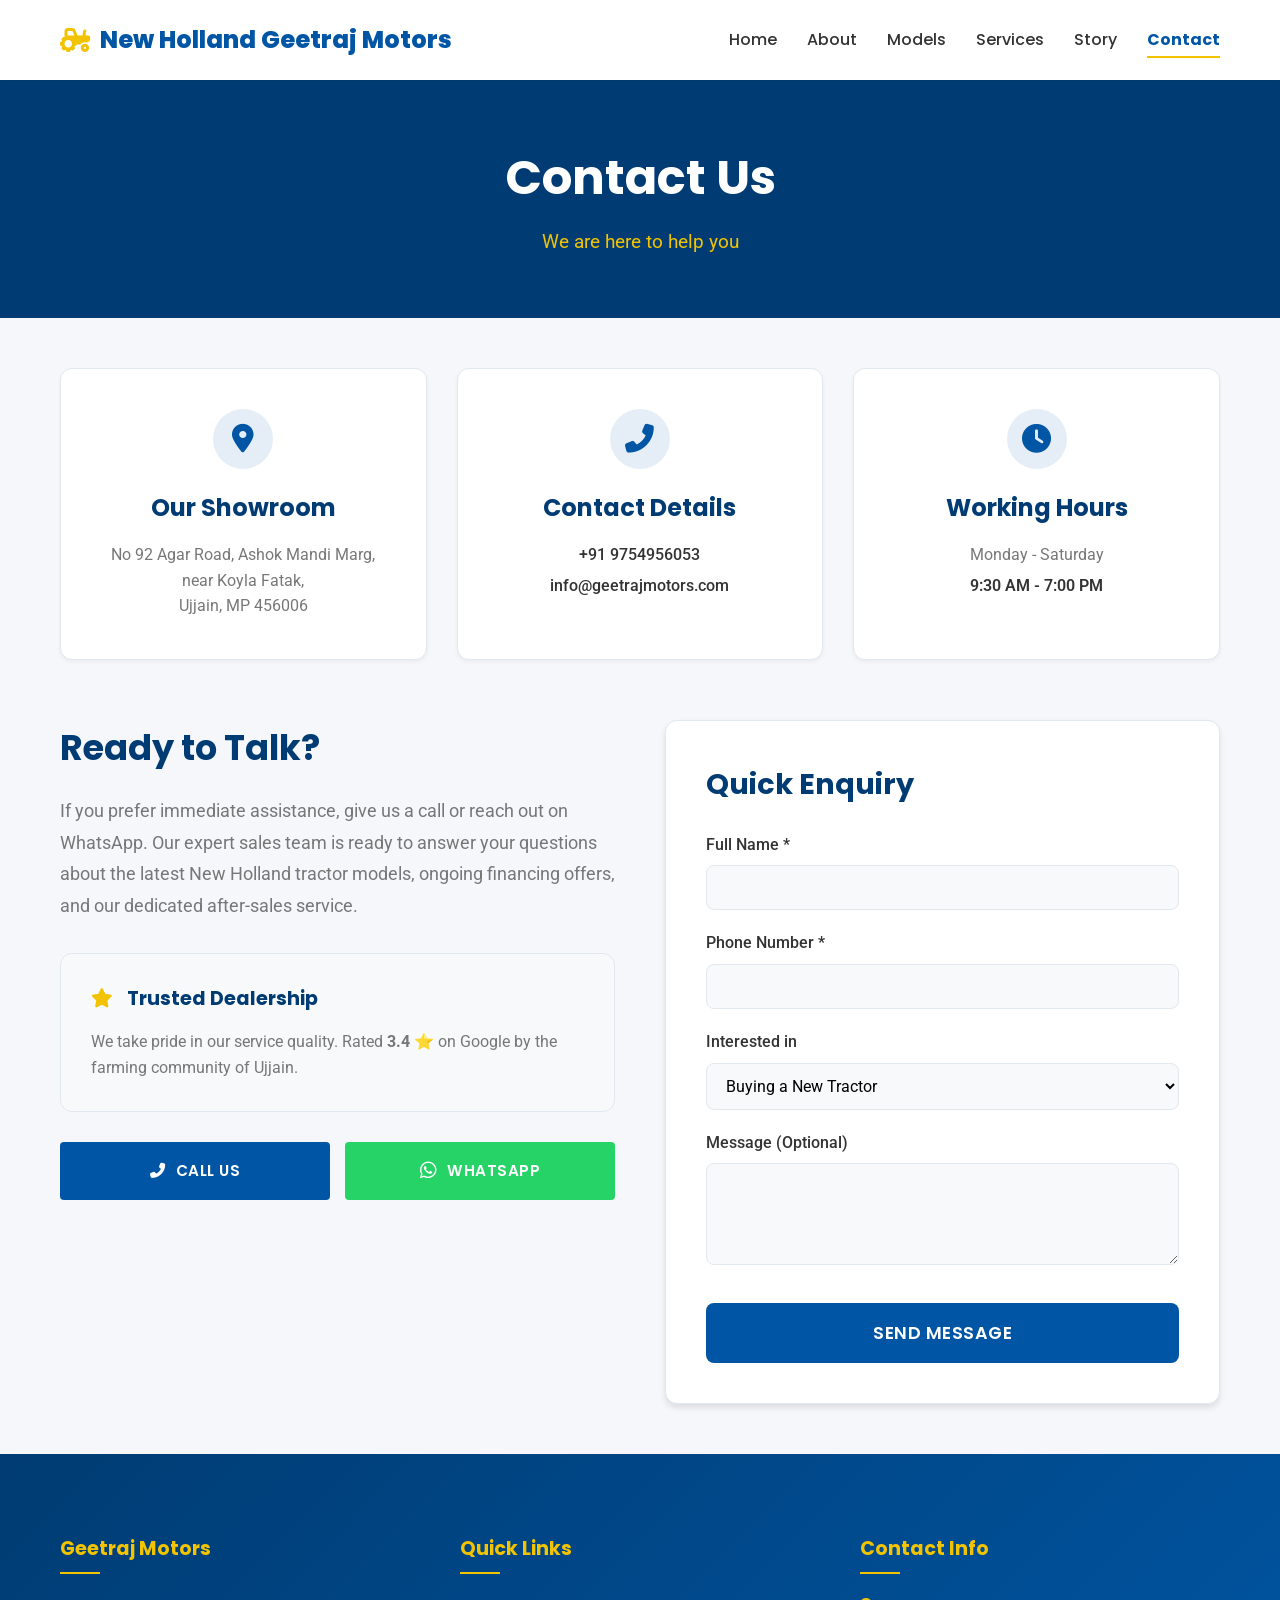
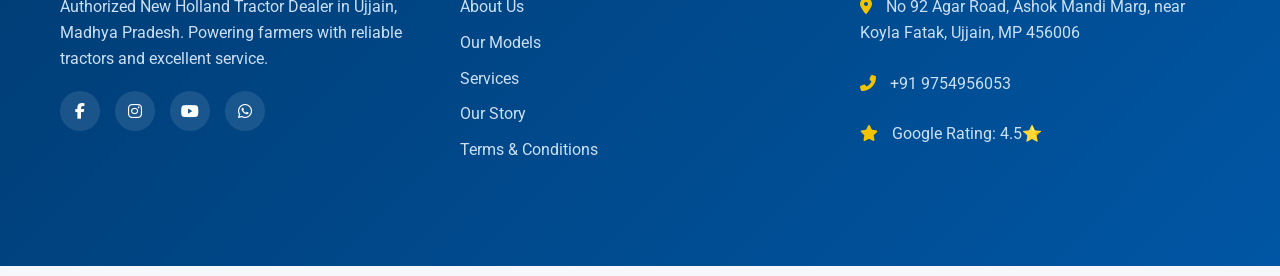
<file: contact.html>
<!DOCTYPE html>
<html lang="en">

<head>
    <meta charset="UTF-8">
    <meta name="viewport" content="width=device-width, initial-scale=1.0">
    <meta name="description"
        content="Contact Geetraj Motors in Ujjain for New Holland Tractors. Find our showroom location, phone number, and contact form.">
    <title>Contact Us | New Holland Tractors Geetraj Motors</title>

    <!-- Fonts -->
    <link rel="preconnect" href="https://fonts.googleapis.com">
    <link rel="preconnect" href="https://fonts.gstatic.com" crossorigin>
    <link
        href="https://fonts.googleapis.com/css2?family=Poppins:wght@400;500;600;700;800&family=Roboto:wght@400;500;700&display=swap"
        rel="stylesheet">

    <!-- Icons -->
    <link rel="stylesheet" href="https://cdnjs.cloudflare.com/ajax/libs/font-awesome/6.4.0/css/all.min.css">

    <!-- CSS -->
    <link rel="stylesheet" href="style.css">
</head>

<body>

    <!-- Dynamic Header -->
    <header id="header-placeholder"></header>

    <main>
        <!-- Page Header -->
        <section class="page-header"
            style="background-color: var(--dark-blue); color: white; padding: 60px 0; text-align: center; margin-bottom: 50px;">
            <div class="container">
                <h1 style="color: white; font-size: 3rem; margin-bottom: 10px;">Contact Us</h1>
                <p style="color: var(--accent-yellow); font-size: 1.2rem;">We are here to help you</p>
            </div>
        </section>

        <!-- Contact Content -->
        <section class="py-100" style="padding-top: 0; padding-bottom: 50px;">
            <div class="container">
                <!-- Info Cards Row -->
                <div class="contact-cards-grid reveal"
                    style="display: grid; grid-template-columns: repeat(auto-fit, minmax(280px, 1fr)); gap: 30px; margin-bottom: 60px;">

                    <!-- Address Card -->
                    <div class="contact-card"
                        style="background: var(--white); padding: 40px 30px; border-radius: 12px; text-align: center; box-shadow: var(--shadow-sm); border: 1px solid var(--border-color); transition: all 0.3s ease;">
                        <div
                            style="width: 60px; height: 60px; background-color: rgba(0, 86, 164, 0.1); color: var(--primary-blue); border-radius: 50%; display: flex; align-items: center; justify-content: center; font-size: 1.8rem; margin: 0 auto 20px;">
                            <i class="fas fa-map-marker-alt"></i>
                        </div>
                        <h3 style="font-size: 1.5rem; color: var(--dark-blue); margin-bottom: 15px;">Our Showroom</h3>
                        <p style="color: var(--text-light); line-height: 1.6; margin-bottom: 0;">No 92 Agar Road, Ashok
                            Mandi Marg,<br>near Koyla Fatak,<br>Ujjain, MP 456006</p>
                    </div>

                    <!-- Contact Card -->
                    <div class="contact-card"
                        style="background: var(--white); padding: 40px 30px; border-radius: 12px; text-align: center; box-shadow: var(--shadow-sm); border: 1px solid var(--border-color); transition: all 0.3s ease;">
                        <div
                            style="width: 60px; height: 60px; background-color: rgba(0, 86, 164, 0.1); color: var(--primary-blue); border-radius: 50%; display: flex; align-items: center; justify-content: center; font-size: 1.8rem; margin: 0 auto 20px;">
                            <i class="fas fa-phone-alt"></i>
                        </div>
                        <h3 style="font-size: 1.5rem; color: var(--dark-blue); margin-bottom: 15px;">Contact Details
                        </h3>
                        <p style="color: var(--text-light); line-height: 1.6; margin-bottom: 5px;">
                            <a href="tel:+919754956053" style="color: var(--text-dark); font-weight: 500;">+91
                                9754956053</a>
                        </p>
                        <p style="color: var(--text-light); line-height: 1.6; margin-bottom: 0;">
                            <a href="mailto:info@geetrajmotors.com"
                                style="color: var(--text-dark); font-weight: 500;">info@geetrajmotors.com</a>
                        </p>
                    </div>

                    <!-- Hours Card -->
                    <div class="contact-card"
                        style="background: var(--white); padding: 40px 30px; border-radius: 12px; text-align: center; box-shadow: var(--shadow-sm); border: 1px solid var(--border-color); transition: all 0.3s ease;">
                        <div
                            style="width: 60px; height: 60px; background-color: rgba(0, 86, 164, 0.1); color: var(--primary-blue); border-radius: 50%; display: flex; align-items: center; justify-content: center; font-size: 1.8rem; margin: 0 auto 20px;">
                            <i class="fas fa-clock"></i>
                        </div>
                        <h3 style="font-size: 1.5rem; color: var(--dark-blue); margin-bottom: 15px;">Working Hours</h3>
                        <p style="color: var(--text-light); line-height: 1.6; margin-bottom: 5px;">Monday - Saturday</p>
                        <p style="color: var(--text-dark); font-weight: 600; margin-bottom: 0;">9:30 AM - 7:00 PM</p>
                    </div>

                </div>

                <!-- Form & Action Row -->
                <div style="display: grid; grid-template-columns: 1fr 1fr; gap: 50px; align-items: start;">

                    <!-- Action Area -->
                    <div class="reveal">
                        <h2 style="font-size: 2.2rem; color: var(--dark-blue); margin-bottom: 20px;">Ready to Talk?</h2>
                        <p style="color: var(--text-light); margin-bottom: 30px; font-size: 1.1rem; line-height: 1.8;">
                            If you prefer immediate assistance, give us a call or reach out on WhatsApp. Our expert
                            sales team is ready to answer your questions about the latest New Holland tractor models,
                            ongoing financing offers, and our dedicated after-sales service.</p>

                        <div
                            style="background: #f8f9fa; border-radius: 12px; padding: 30px; border: 1px solid var(--border-color); margin-bottom: 30px;">
                            <h4 style="font-size: 1.2rem; color: var(--dark-blue); margin-bottom: 15px;"><i
                                    class="fas fa-star" style="color: var(--accent-yellow); margin-right: 10px;"></i>
                                Trusted Dealership</h4>
                            <p style="color: var(--text-light); margin-bottom: 0;">We take pride in our service quality.
                                Rated <strong>3.4 ⭐</strong> on Google by the farming community of Ujjain.</p>
                        </div>

                        <div style="display: flex; gap: 15px; flex-wrap: wrap;">
                            <a href="tel:+919754956053" class="btn btn-primary"
                                style="padding: 15px 30px; flex: 1; text-align: center;"><i class="fas fa-phone-alt"
                                    style="margin-right: 10px;"></i> Call Us</a>
                            <a href="https://wa.me/919754956053" target="_blank" class="btn btn-accent"
                                style="background-color: #25D366; color: white; border-color: #25D366; padding: 15px 30px; flex: 1; text-align: center;"><i
                                    class="fab fa-whatsapp" style="margin-right: 10px; font-size: 1.2rem;"></i>
                                WhatsApp</a>
                        </div>
                    </div>

                    <!-- Contact Form -->
                    <div class="reveal">
                        <div
                            style="background: var(--white); padding: 40px; border-radius: 12px; box-shadow: var(--shadow-md); border: 1px solid var(--border-color);">
                            <h3 style="font-size: 1.8rem; color: var(--dark-blue); margin-bottom: 25px;">Quick Enquiry
                            </h3>

                            <form id="contact-form" action="#" method="POST" onsubmit="return validateForm(event)">
                                <div class="form-group" style="margin-bottom: 20px;">
                                    <label for="name"
                                        style="display: block; margin-bottom: 8px; font-weight: 500; color: var(--text-dark);">Full
                                        Name *</label>
                                    <input type="text" id="name" name="name" required
                                        style="width: 100%; padding: 12px 15px; border: 1px solid var(--border-color); border-radius: 8px; font-family: var(--font-body); font-size: 1rem; background-color: #f8f9fa;">
                                </div>

                                <div class="form-group" style="margin-bottom: 20px;">
                                    <label for="phone"
                                        style="display: block; margin-bottom: 8px; font-weight: 500; color: var(--text-dark);">Phone
                                        Number *</label>
                                    <input type="tel" id="phone" name="phone" required pattern="[0-9]{10}"
                                        title="Please enter a valid 10-digit mobile number"
                                        style="width: 100%; padding: 12px 15px; border: 1px solid var(--border-color); border-radius: 8px; font-family: var(--font-body); font-size: 1rem; background-color: #f8f9fa;">
                                </div>

                                <div class="form-group" style="margin-bottom: 20px;">
                                    <label for="service"
                                        style="display: block; margin-bottom: 8px; font-weight: 500; color: var(--text-dark);">Interested
                                        in</label>
                                    <select id="service" name="service"
                                        style="width: 100%; padding: 12px 15px; border: 1px solid var(--border-color); border-radius: 8px; font-family: var(--font-body); font-size: 1rem; background-color: #f8f9fa;">
                                        <option value="new-tractor">Buying a New Tractor</option>
                                        <option value="servicing">Tractor Servicing</option>
                                        <option value="spare-parts">Spare Parts</option>
                                        <option value="finance">Finance Assistance</option>
                                        <option value="other">Other Inquiry</option>
                                    </select>
                                </div>

                                <div class="form-group" style="margin-bottom: 30px;">
                                    <label for="message"
                                        style="display: block; margin-bottom: 8px; font-weight: 500; color: var(--text-dark);">Message
                                        (Optional)</label>
                                    <textarea id="message" name="message" rows="4"
                                        style="width: 100%; padding: 12px 15px; border: 1px solid var(--border-color); border-radius: 8px; font-family: var(--font-body); font-size: 1rem; resize: vertical; background-color: #f8f9fa;"></textarea>
                                </div>

                                <div id="form-message"
                                    style="display: none; padding: 12px; margin-bottom: 20px; border-radius: 8px; text-align: center; font-weight: 500;">
                                </div>

                                <button type="submit" class="btn btn-primary"
                                    style="width: 100%; padding: 15px; font-size: 1.1rem; border-radius: 8px;">Send
                                    Message</button>
                            </form>
                        </div>
                    </div>
                </div>
            </div>
        </section>

    </main>

    <!-- Dynamic Footer -->
    <div id="footer-placeholder"></div>

    <script src="main.js"></script>
    <script>
        function validateForm(event) {
            event.preventDefault(); // Prevent actual submission for demo purposes

            const name = document.getElementById('name').value;
            const phone = document.getElementById('phone').value;
            const messageBox = document.getElementById('form-message');

            // Basic secure validation
            const phoneRegex = /^[0-9]{10,12}$/;

            if (name.trim() === '') {
                showMessage('Please enter your name.', 'error');
                return false;
            }

            if (!phoneRegex.test(phone.replace(/[^0-9]/g, ''))) {
                showMessage('Please enter a valid phone number.', 'error');
                return false;
            }

            // Success simulation
            showMessage('Thank you! Your inquiry has been securely submitted. We will contact you shortly.', 'success');
            document.getElementById('contact-form').reset();

            return true;
        }

        function showMessage(msg, type) {
            const el = document.getElementById('form-message');
            el.innerText = msg;
            el.style.display = 'block';
            if (type === 'error') {
                el.style.backgroundColor = '#f8d7da';
                el.style.color = '#721c24';
            } else {
                el.style.backgroundColor = '#d4edda';
                el.style.color = '#155724';
            }
        }
    </script>
</body>

</html>
</file>
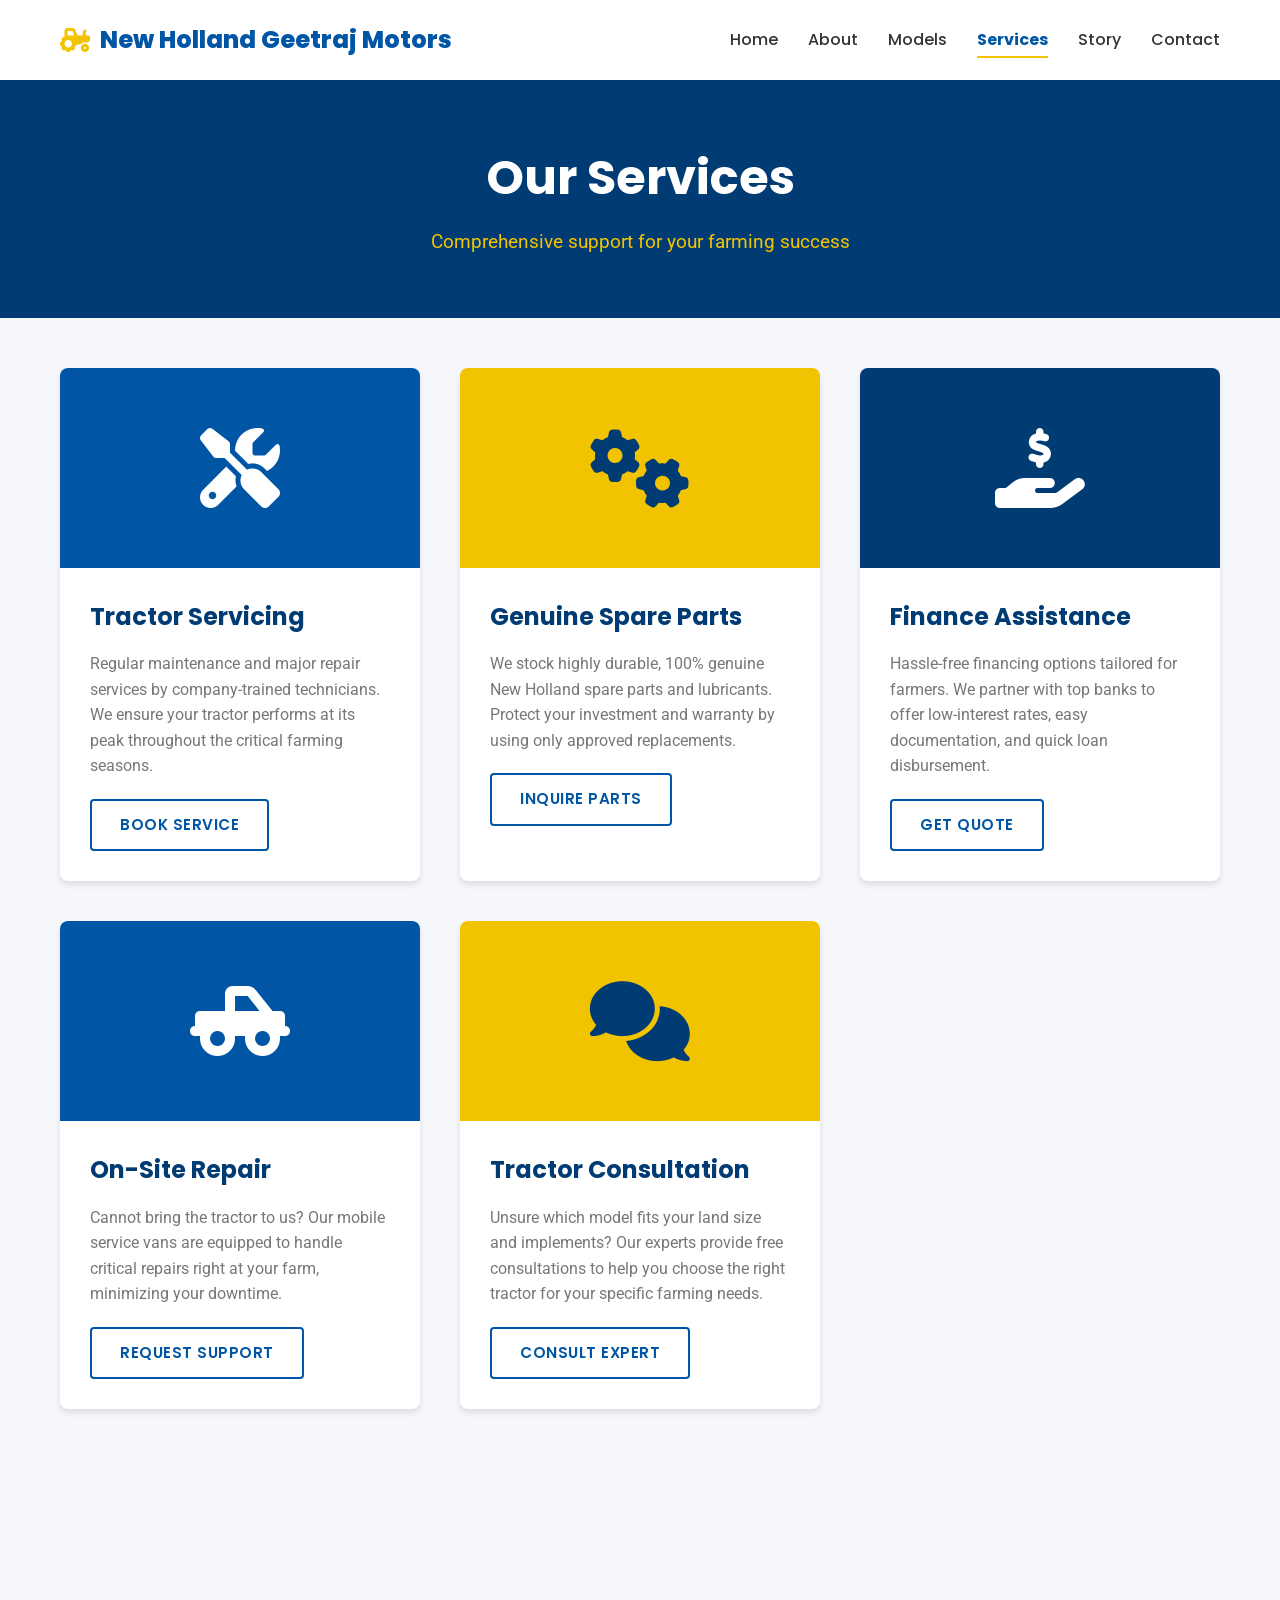
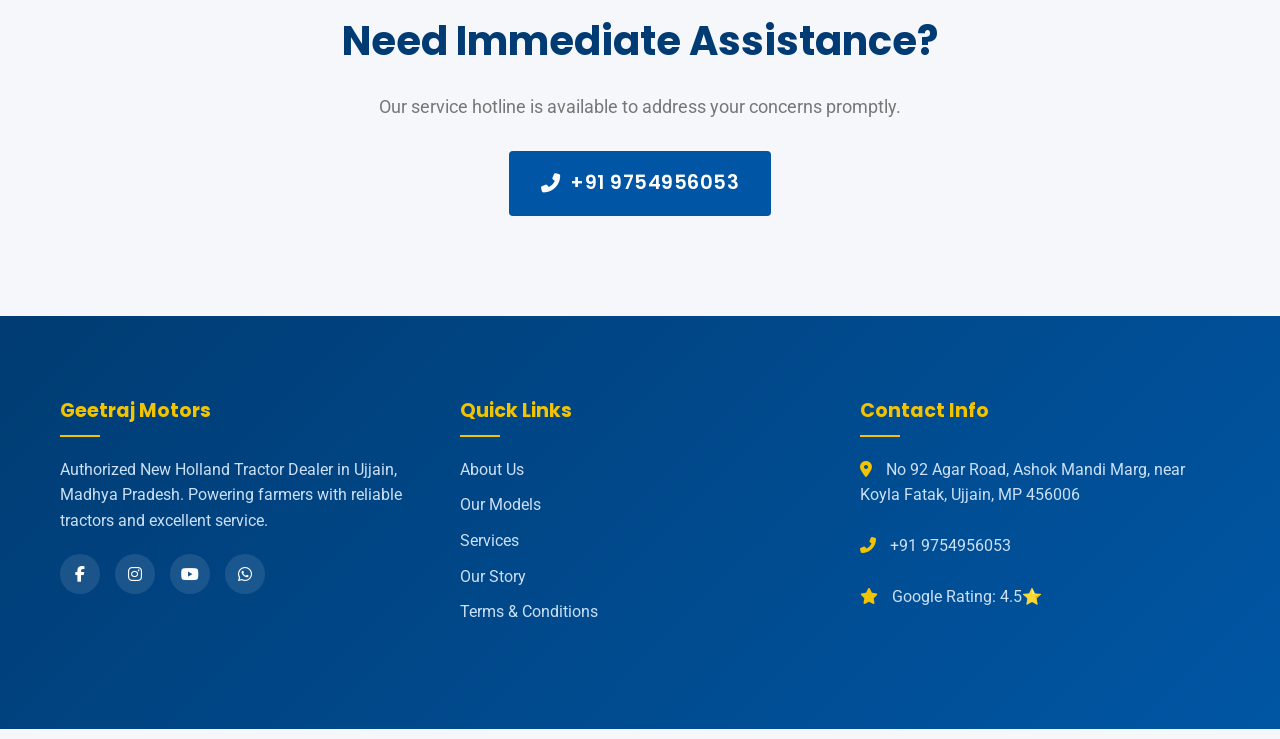
<file: services.html>
<!DOCTYPE html>
<html lang="en">

<head>
    <meta charset="UTF-8">
    <meta name="viewport" content="width=device-width, initial-scale=1.0">
    <meta name="description"
        content="Explore our premium tractor services including maintenance, genuine spare parts, finance assistance, and on-site repair at Geetraj Motors.">
    <title>Our Services | New Holland Tractors Geetraj Motors</title>

    <!-- Fonts -->
    <link rel="preconnect" href="https://fonts.googleapis.com">
    <link rel="preconnect" href="https://fonts.gstatic.com" crossorigin>
    <link
        href="https://fonts.googleapis.com/css2?family=Poppins:wght@400;500;600;700;800&family=Roboto:wght@400;500;700&display=swap"
        rel="stylesheet">

    <!-- Icons -->
    <link rel="stylesheet" href="https://cdnjs.cloudflare.com/ajax/libs/font-awesome/6.4.0/css/all.min.css">

    <!-- CSS -->
    <link rel="stylesheet" href="style.css">
</head>

<body>

    <!-- Dynamic Header -->
    <header id="header-placeholder"></header>

    <main>
        <!-- Page Header -->
        <section class="page-header"
            style="background-color: var(--dark-blue); color: white; padding: 60px 0; text-align: center; margin-bottom: 50px;">
            <div class="container">
                <h1 style="color: white; font-size: 3rem; margin-bottom: 10px;">Our Services</h1>
                <p style="color: var(--accent-yellow); font-size: 1.2rem;">Comprehensive support for your farming
                    success</p>
            </div>
        </section>

        <!-- Services Content -->
        <section class="py-100" style="padding-top: 0;">
            <div class="container">
                <div style="display: grid; grid-template-columns: repeat(auto-fit, minmax(300px, 1fr)); gap: 40px;">

                    <!-- Service 1 -->
                    <div class="service-card reveal"
                        style="background: var(--white); border-radius: 8px; overflow: hidden; box-shadow: var(--shadow-md); transition: var(--transition);">
                        <div
                            style="height: 200px; background-color: var(--primary-blue); display: flex; align-items: center; justify-content: center;">
                            <i class="fas fa-tools" style="font-size: 5rem; color: var(--white);"></i>
                        </div>
                        <div style="padding: 30px;">
                            <h3 style="font-size: 1.5rem; color: var(--dark-blue); margin-bottom: 15px;">Tractor
                                Servicing</h3>
                            <p style="color: var(--text-light); margin-bottom: 20px;">Regular maintenance and major
                                repair services by company-trained technicians. We ensure your tractor performs at its
                                peak throughout the critical farming seasons.</p>
                            <a href="contact.html" class="btn btn-outline">Book Service</a>
                        </div>
                    </div>

                    <!-- Service 2 -->
                    <div class="service-card reveal"
                        style="background: var(--white); border-radius: 8px; overflow: hidden; box-shadow: var(--shadow-md); transition: var(--transition);">
                        <div
                            style="height: 200px; background-color: var(--accent-yellow); display: flex; align-items: center; justify-content: center;">
                            <i class="fas fa-cogs" style="font-size: 5rem; color: var(--dark-blue);"></i>
                        </div>
                        <div style="padding: 30px;">
                            <h3 style="font-size: 1.5rem; color: var(--dark-blue); margin-bottom: 15px;">Genuine Spare
                                Parts</h3>
                            <p style="color: var(--text-light); margin-bottom: 20px;">We stock highly durable, 100%
                                genuine New Holland spare parts and lubricants. Protect your investment and warranty by
                                using only approved replacements.</p>
                            <a href="contact.html" class="btn btn-outline">Inquire Parts</a>
                        </div>
                    </div>

                    <!-- Service 3 -->
                    <div class="service-card reveal"
                        style="background: var(--white); border-radius: 8px; overflow: hidden; box-shadow: var(--shadow-md); transition: var(--transition);">
                        <div
                            style="height: 200px; background-color: var(--dark-blue); display: flex; align-items: center; justify-content: center;">
                            <i class="fas fa-hand-holding-usd" style="font-size: 5rem; color: var(--white);"></i>
                        </div>
                        <div style="padding: 30px;">
                            <h3 style="font-size: 1.5rem; color: var(--dark-blue); margin-bottom: 15px;">Finance
                                Assistance</h3>
                            <p style="color: var(--text-light); margin-bottom: 20px;">Hassle-free financing options
                                tailored for farmers. We partner with top banks to offer low-interest rates, easy
                                documentation, and quick loan disbursement.</p>
                            <a href="contact.html" class="btn btn-outline">Get Quote</a>
                        </div>
                    </div>

                    <!-- Service 4 -->
                    <div class="service-card reveal"
                        style="background: var(--white); border-radius: 8px; overflow: hidden; box-shadow: var(--shadow-md); transition: var(--transition);">
                        <div
                            style="height: 200px; background-color: var(--primary-blue); display: flex; align-items: center; justify-content: center;">
                            <i class="fas fa-truck-pickup" style="font-size: 5rem; color: var(--white);"></i>
                        </div>
                        <div style="padding: 30px;">
                            <h3 style="font-size: 1.5rem; color: var(--dark-blue); margin-bottom: 15px;">On-Site Repair
                            </h3>
                            <p style="color: var(--text-light); margin-bottom: 20px;">Cannot bring the tractor to us?
                                Our mobile service vans are equipped to handle critical repairs right at your farm,
                                minimizing your downtime.</p>
                            <a href="contact.html" class="btn btn-outline">Request Support</a>
                        </div>
                    </div>

                    <!-- Service 5 -->
                    <div class="service-card reveal"
                        style="background: var(--white); border-radius: 8px; overflow: hidden; box-shadow: var(--shadow-md); transition: var(--transition);">
                        <div
                            style="height: 200px; background-color: var(--accent-yellow); display: flex; align-items: center; justify-content: center;">
                            <i class="fas fa-comments" style="font-size: 5rem; color: var(--dark-blue);"></i>
                        </div>
                        <div style="padding: 30px;">
                            <h3 style="font-size: 1.5rem; color: var(--dark-blue); margin-bottom: 15px;">Tractor
                                Consultation</h3>
                            <p style="color: var(--text-light); margin-bottom: 20px;">Unsure which model fits your land
                                size and implements? Our experts provide free consultations to help you choose the right
                                tractor for your specific farming needs.</p>
                            <a href="contact.html" class="btn btn-outline">Consult Expert</a>
                        </div>
                    </div>

                </div>
            </div>
        </section>

        <!-- CTA -->
        <section class="py-100 reveal" style="background-color: var(--bg-color); text-align: center;">
            <div class="container">
                <h2 style="font-size: 2.5rem; color: var(--dark-blue); margin-bottom: 20px;">Need Immediate Assistance?
                </h2>
                <p style="font-size: 1.1rem; color: var(--text-light); margin-bottom: 30px;">Our service hotline is
                    available to address your concerns promptly.</p>
                <div style="display: flex; gap: 20px; justify-content: center;">
                    <a href="tel:+919754956053" class="btn btn-primary"
                        style="font-size: 1.2rem; padding: 15px 30px;"><i class="fas fa-phone-alt"
                            style="margin-right: 10px;"></i> +91 9754956053</a>
                </div>
            </div>
        </section>

    </main>

    <!-- Dynamic Footer -->
    <div id="footer-placeholder"></div>

    <script src="main.js"></script>
    <style>
        .service-card:hover {
            transform: translateY(-10px);
            box-shadow: var(--shadow-hover);
        }
    </style>
</body>

</html>
</file>
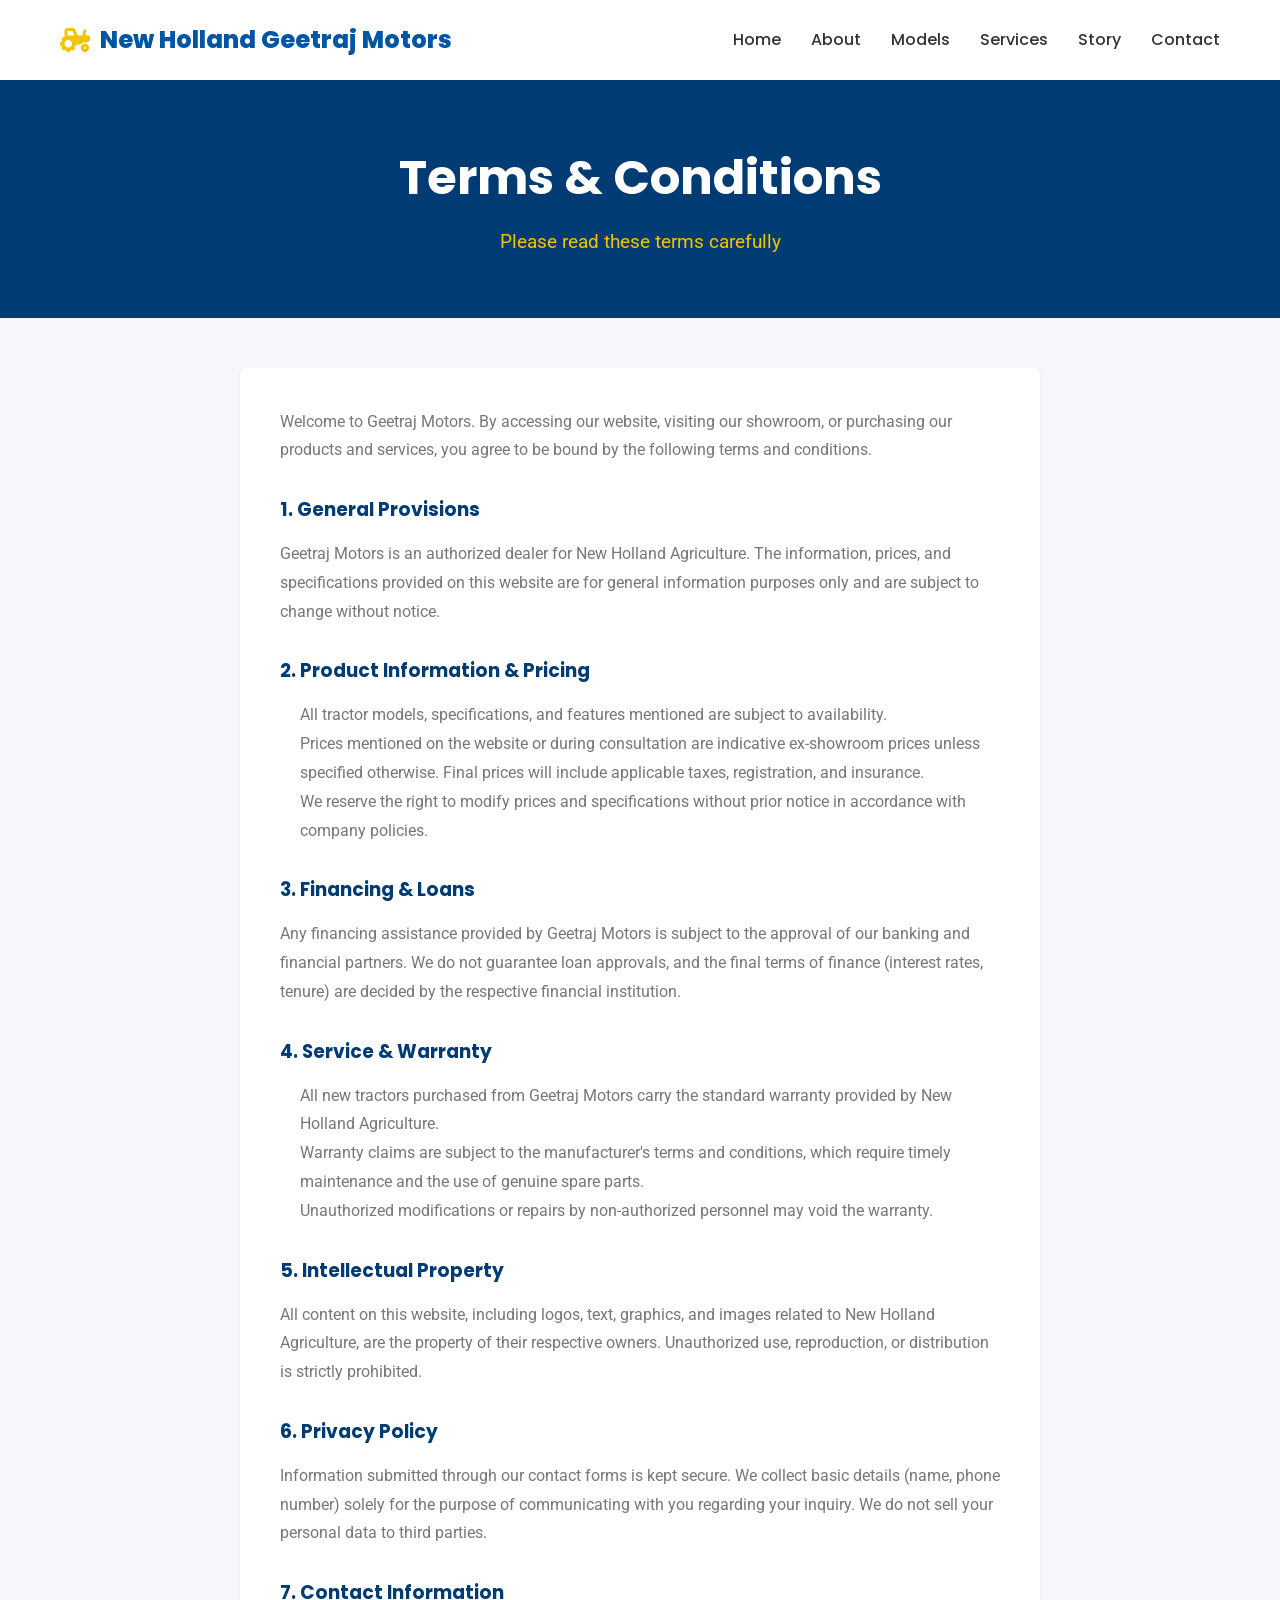
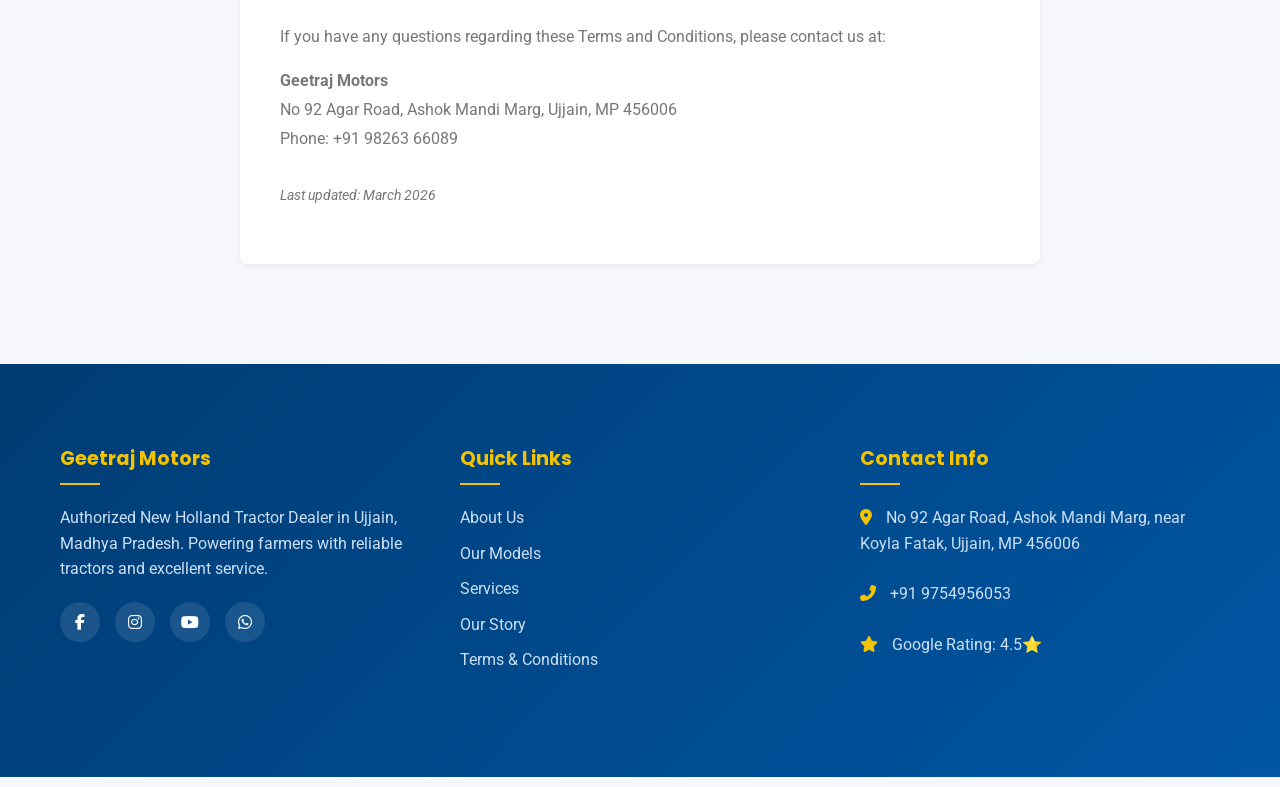
<file: terms.html>
<!DOCTYPE html>
<html lang="en">
<head>
    <meta charset="UTF-8">
    <meta name="viewport" content="width=device-width, initial-scale=1.0">
    <meta name="description" content="Terms and Conditions of Geetraj Motors, authorized New Holland Tractor dealership in Ujjain.">
    <title>Terms & Conditions | Geetraj Motors</title>
    
    <!-- Fonts -->
    <link rel="preconnect" href="https://fonts.googleapis.com">
    <link rel="preconnect" href="https://fonts.gstatic.com" crossorigin>
    <link href="https://fonts.googleapis.com/css2?family=Poppins:wght@400;500;600;700;800&family=Roboto:wght@400;500;700&display=swap" rel="stylesheet">
    
    <!-- Icons -->
    <link rel="stylesheet" href="https://cdnjs.cloudflare.com/ajax/libs/font-awesome/6.4.0/css/all.min.css">
    
    <!-- CSS -->
    <link rel="stylesheet" href="style.css">
    <style>
        .terms-content h3 {
            margin-top: 30px;
            margin-bottom: 15px;
            color: var(--dark-blue);
        }
        .terms-content p, .terms-content ul {
            margin-bottom: 15px;
            color: var(--text-light);
            line-height: 1.8;
        }
        .terms-content ul {
            padding-left: 20px;
        }
    </style>
</head>
<body>
    
    <!-- Dynamic Header -->
    <header id="header-placeholder"></header>

    <main>
        <!-- Page Header -->
        <section class="page-header" style="background-color: var(--dark-blue); color: white; padding: 60px 0; text-align: center; margin-bottom: 50px;">
            <div class="container">
                <h1 style="color: white; font-size: 3rem; margin-bottom: 10px;">Terms & Conditions</h1>
                <p style="color: var(--accent-yellow); font-size: 1.2rem;">Please read these terms carefully</p>
            </div>
        </section>

        <!-- Terms Content -->
        <section class="py-100" style="padding-top: 0;">
            <div class="container terms-content" style="max-width: 800px; margin: 0 auto; background: var(--white); padding: 40px; border-radius: 8px; box-shadow: var(--shadow-sm);">
                
                <p>Welcome to Geetraj Motors. By accessing our website, visiting our showroom, or purchasing our products and services, you agree to be bound by the following terms and conditions.</p>

                <h3>1. General Provisions</h3>
                <p>Geetraj Motors is an authorized dealer for New Holland Agriculture. The information, prices, and specifications provided on this website are for general information purposes only and are subject to change without notice.</p>

                <h3>2. Product Information & Pricing</h3>
                <ul>
                    <li>All tractor models, specifications, and features mentioned are subject to availability.</li>
                    <li>Prices mentioned on the website or during consultation are indicative ex-showroom prices unless specified otherwise. Final prices will include applicable taxes, registration, and insurance.</li>
                    <li>We reserve the right to modify prices and specifications without prior notice in accordance with company policies.</li>
                </ul>

                <h3>3. Financing & Loans</h3>
                <p>Any financing assistance provided by Geetraj Motors is subject to the approval of our banking and financial partners. We do not guarantee loan approvals, and the final terms of finance (interest rates, tenure) are decided by the respective financial institution.</p>

                <h3>4. Service & Warranty</h3>
                <ul>
                    <li>All new tractors purchased from Geetraj Motors carry the standard warranty provided by New Holland Agriculture.</li>
                    <li>Warranty claims are subject to the manufacturer's terms and conditions, which require timely maintenance and the use of genuine spare parts.</li>
                    <li>Unauthorized modifications or repairs by non-authorized personnel may void the warranty.</li>
                </ul>

                <h3>5. Intellectual Property</h3>
                <p>All content on this website, including logos, text, graphics, and images related to New Holland Agriculture, are the property of their respective owners. Unauthorized use, reproduction, or distribution is strictly prohibited.</p>

                <h3>6. Privacy Policy</h3>
                <p>Information submitted through our contact forms is kept secure. We collect basic details (name, phone number) solely for the purpose of communicating with you regarding your inquiry. We do not sell your personal data to third parties.</p>

                <h3>7. Contact Information</h3>
                <p>If you have any questions regarding these Terms and Conditions, please contact us at:</p>
                <p><strong>Geetraj Motors</strong><br>
                No 92 Agar Road, Ashok Mandi Marg, Ujjain, MP 456006<br>
                Phone: +91 98263 66089</p>
                
                <p style="font-size: 0.9rem; margin-top: 30px; font-style: italic;">Last updated: March 2026</p>
            </div>
        </section>

    </main>

    <!-- Dynamic Footer -->
    <div id="footer-placeholder"></div>

    <script src="main.js"></script>
</body>
</html>
</file>
<file: style.css>
:root {
  /* Colors */
  --primary-blue: #0056A4;
  --dark-blue: #003C73;
  --accent-yellow: #F2C300;
  --bg-color: #F5F7FA;
  --white: #FFFFFF;
  --text-dark: #333333;
  --text-light: #777777;
  --border-color: #E2E8F0;
  
  /* Fonts */
  --font-heading: 'Poppins', sans-serif;
  --font-body: 'Roboto', sans-serif;
  
  /* Layout */
  --max-width: 1200px;
  --navbar-height: 80px;

  /* Shadows */
  --shadow-sm: 0 2px 4px rgba(0,0,0,0.05);
  --shadow-md: 0 4px 6px rgba(0,0,0,0.1);
  --shadow-lg: 0 10px 15px rgba(0,0,0,0.1);
  --shadow-hover: 0 20px 25px rgba(0,0,0,0.15);
  
  /* Transitions */
  --transition: all 0.3s ease;
}

* {
  margin: 0;
  padding: 0;
  box-sizing: border-box;
}

body {
  font-family: var(--font-body);
  background-color: var(--bg-color);
  color: var(--text-dark);
  line-height: 1.6;
  overflow-x: hidden;
}

h1, h2, h3, h4, h5, h6 {
  font-family: var(--font-heading);
  font-weight: 700;
  color: var(--dark-blue);
}

a {
  text-decoration: none;
  color: inherit;
  transition: var(--transition);
}

ul {
  list-style: none;
}

.container {
  max-width: var(--max-width);
  margin: 0 auto;
  padding: 0 20px;
}

/* Typography Utility */
.section-title {
  text-align: center;
  font-size: 2.5rem;
  margin-bottom: 1rem;
  color: var(--dark-blue);
  position: relative;
  padding-bottom: 15px;
}

.section-title::after {
  content: '';
  position: absolute;
  bottom: 0;
  left: 50%;
  transform: translateX(-50%);
  width: 80px;
  height: 4px;
  background-color: var(--accent-yellow);
  border-radius: 2px;
}

.section-subtitle {
  text-align: center;
  color: var(--text-light);
  max-width: 700px;
  margin: 0 auto 3rem;
  font-size: 1.1rem;
}

/* Buttons */
.btn {
  display: inline-flex;
  align-items: center;
  justify-content: center;
  padding: 12px 28px;
  font-family: var(--font-heading);
  font-weight: 600;
  border-radius: 4px;
  cursor: pointer;
  transition: var(--transition);
  border: 2px solid transparent;
  text-transform: uppercase;
  letter-spacing: 0.5px;
  font-size: 0.95rem;
}

.btn-primary {
  background-color: var(--primary-blue);
  color: var(--white);
}

.btn-primary:hover {
  background-color: var(--dark-blue);
  box-shadow: var(--shadow-md);
  transform: translateY(-2px);
}

.btn-accent {
  background-color: var(--accent-yellow);
  color: var(--dark-blue);
}

.btn-accent:hover {
  background-color: #dcb100;
  box-shadow: var(--shadow-md);
  transform: translateY(-2px);
}

.btn-outline {
  background-color: transparent;
  border-color: var(--primary-blue);
  color: var(--primary-blue);
}

.btn-outline:hover {
  background-color: var(--primary-blue);
  color: var(--white);
}

/* Navbar */
.navbar {
  background-color: var(--white);
  box-shadow: var(--shadow-sm);
  position: fixed;
  top: 0;
  left: 0;
  width: 100%;
  height: var(--navbar-height);
  z-index: 1000;
  transition: var(--transition);
}

.navbar .container {
  display: flex;
  justify-content: space-between;
  align-items: center;
  height: 100%;
}

.navbar-brand {
  display: flex;
  align-items: center;
  font-family: var(--font-heading);
  font-weight: 800;
  font-size: 1.5rem;
  color: var(--primary-blue);
  gap: 10px;
}

.navbar-brand img {
  height: 40px;
}

.nav-links {
  display: flex;
  gap: 30px;
}

.nav-links a {
  font-family: var(--font-heading);
  font-weight: 500;
  font-size: 1rem;
  color: var(--text-dark);
  position: relative;
}

.nav-links a::after {
  content: '';
  position: absolute;
  bottom: -5px;
  left: 0;
  width: 0%;
  height: 2px;
  background-color: var(--accent-yellow);
  transition: var(--transition);
}

.nav-links a:hover {
  color: var(--primary-blue);
}

.nav-links a:hover::after {
  width: 100%;
}

.menu-toggle {
  display: none;
  font-size: 1.5rem;
  color: var(--primary-blue);
  cursor: pointer;
}

/* Mobile Nav */
@media (max-width: 991px) {
  .nav-links {
    position: fixed;
    top: var(--navbar-height);
    left: -100%;
    width: 100%;
    height: calc(100vh - var(--navbar-height));
    background-color: var(--white);
    flex-direction: column;
    align-items: center;
    padding-top: 50px;
    transition: var(--transition);
    box-shadow: var(--shadow-md);
  }

  .nav-links.active {
    left: 0;
  }

  .menu-toggle {
    display: block;
  }
}

/* Footer */
.footer {
  background: linear-gradient(135deg, var(--dark-blue) 0%, var(--primary-blue) 100%);
  color: var(--white);
  padding: 80px 0 20px;
  margin-top: 0; /* Changed from 60px to 0 for contact page fix */
}

.footer-grid {
  display: grid;
  grid-template-columns: repeat(auto-fit, minmax(250px, 1fr));
  gap: 40px;
  margin-bottom: 40px;
}

.footer-col h4 {
  color: var(--accent-yellow);
  font-size: 1.2rem;
  margin-bottom: 20px;
  position: relative;
  padding-bottom: 10px;
}

.footer-col h4::after {
  content: '';
  position: absolute;
  bottom: 0;
  left: 0;
  width: 40px;
  height: 2px;
  background-color: var(--accent-yellow);
}

.footer-col p {
  color: #cce0f5;
  margin-bottom: 15px;
}

.footer-links {
  display: flex;
  flex-direction: column;
  gap: 10px;
}

.footer-links a {
  color: #cce0f5;
  transition: all 0.3s ease;
  display: inline-block;
}

.footer-links a:hover {
  color: var(--accent-yellow);
  padding-left: 8px;
  transform: translateX(5px);
}

.social-icons {
  display: flex;
  gap: 15px;
  margin-top: 20px;
}

.social-icons a {
  display: flex;
  align-items: center;
  justify-content: center;
  width: 40px;
  height: 40px;
  background-color: rgba(255,255,255,0.1);
  border-radius: 50%;
  color: var(--white);
}

.social-icons a:hover {
  background-color: var(--accent-yellow);
  color: var(--dark-blue);
  transform: translateY(-3px);
}

.footer-bottom {
  text-align: center;
  padding-top: 20px;
  border-top: 1px solid rgba(255,255,255,0.1);
  color: #cce0f5;
  font-size: 0.9rem;
}

/* Spacing utility */
main {
  margin-top: var(--navbar-height);
  min-height: calc(100vh - var(--navbar-height) - 400px);
}

.py-100 {
  padding-top: 100px;
  padding-bottom: 100px;
}

.bg-light {
  background-color: var(--white);
}

/* Animations */
.reveal {
  opacity: 0;
  transform: translateY(30px);
  transition: all 0.8s cubic-bezier(0.5, 0, 0, 1);
}

.reveal.active {
  opacity: 1;
  transform: translateY(0);
}

@keyframes slideInLeft {
  0% { opacity: 0; transform: translateX(-50px); }
  100% { opacity: 1; transform: translateX(0); }
}

@keyframes fadeIn {
  0% { opacity: 0; }
  100% { opacity: 1; }
}

.active .animate-slide-in {
  animation: slideInLeft 1s ease forwards;
}

.active .animate-fade-in {
  opacity: 0;
  animation: fadeIn 1.2s ease forwards 0.4s;
}

.active .animate-fade-in-delay {
  opacity: 0;
  animation: fadeIn 1s ease forwards 0.8s;
}

/* Hero Section Base */
.hero {
  position: relative;
  height: calc(100vh - var(--navbar-height));
  display: flex;
  align-items: center;
  background-color: var(--dark-blue);
  overflow: hidden;
}

.hero-overlay {
  position: absolute;
  top: 0;
  left: 0;
  width: 100%;
  height: 100%;
  background: linear-gradient(to right, rgba(0, 60, 115, 0.9) 0%, rgba(0, 86, 164, 0.5) 100%);
  z-index: 1;
}

.hero-bg {
  position: absolute;
  top: 0;
  left: 0;
  width: 100%;
  height: 100%;
  object-fit: cover;
  z-index: 0;
}

.hero-content {
  position: relative;
  z-index: 2;
  color: var(--white);
  max-width: 600px;
}

.hero-content h1 {
  font-size: 3.5rem;
  color: var(--white);
  margin-bottom: 20px;
  line-height: 1.2;
}

.hero-content p {
  font-size: 1.2rem;
  margin-bottom: 30px;
  color: #e0eaf5;
}

.hero-btns {
  display: flex;
  gap: 15px;
}

@media (max-width: 768px) {
  .hero-content h1 {
    font-size: 2.5rem;
  }
}

/* Tractor Cards */
.tractor-grid {
  display: grid;
  grid-template-columns: repeat(auto-fill, minmax(300px, 1fr));
  gap: 30px;
}

.tractor-card {
  background: var(--white);
  border-radius: 12px;
  overflow: hidden;
  box-shadow: var(--shadow-md);
  transition: all 0.4s cubic-bezier(0.175, 0.885, 0.32, 1.275);
  border: 1px solid var(--border-color);
  display: flex;
  flex-direction: column;
}

.tractor-card:hover {
  transform: translateY(-12px) scale(1.02);
  box-shadow: 0 25px 30px rgba(0, 86, 164, 0.15);
  border-color: var(--primary-blue);
}

.tractor-img-wrap {
  height: 220px;
  overflow: hidden;
  position: relative;
  background-color: #f8f9fa;
  display: flex;
  align-items: center;
  justify-content: center;
}

.tractor-img-wrap img {
  width: 100%;
  height: 100%;
  object-fit: cover;
  transition: transform 0.5s ease;
}

.tractor-card:hover .tractor-img-wrap img {
  transform: scale(1.1);
}

.tractor-hp-badge {
  position: absolute;
  top: 15px;
  right: 15px;
  background-color: var(--accent-yellow);
  color: var(--dark-blue);
  padding: 5px 12px;
  border-radius: 20px;
  font-weight: 700;
  font-size: 0.85rem;
  box-shadow: var(--shadow-sm);
  z-index: 2;
}

.tractor-info {
  padding: 25px;
}

.tractor-title {
  font-size: 1.4rem;
  margin-bottom: 10px;
  color: var(--dark-blue);
}

.tractor-desc {
  color: var(--text-light);
  font-size: 0.95rem;
  margin-bottom: 20px;
  display: -webkit-box;
  -webkit-line-clamp: 2;
  -webkit-box-orient: vertical;
  overflow: hidden;
}

.tractor-card .btn {
  width: 100%;
}

/* Feature/Why Us Cards */
.feature-grid {
  display: grid;
  grid-template-columns: repeat(auto-fit, minmax(200px, 1fr));
  gap: 30px;
}

.feature-card {
  background: var(--white);
  padding: 40px 20px;
  text-align: center;
  border-radius: 8px;
  box-shadow: var(--shadow-md);
  transition: var(--transition);
  border-bottom: 4px solid transparent;
}

.feature-card:hover {
  transform: translateY(-5px);
  box-shadow: var(--shadow-lg);
  border-bottom-color: var(--accent-yellow);
}

.feature-icon {
  font-size: 3rem;
  color: var(--primary-blue);
  margin-bottom: 20px;
  display: inline-block;
}

.feature-card h3 {
  font-size: 1.2rem;
  margin-bottom: 15px;
}

.feature-card p {
  color: var(--text-light);
  font-size: 0.95rem;
}
</file>
